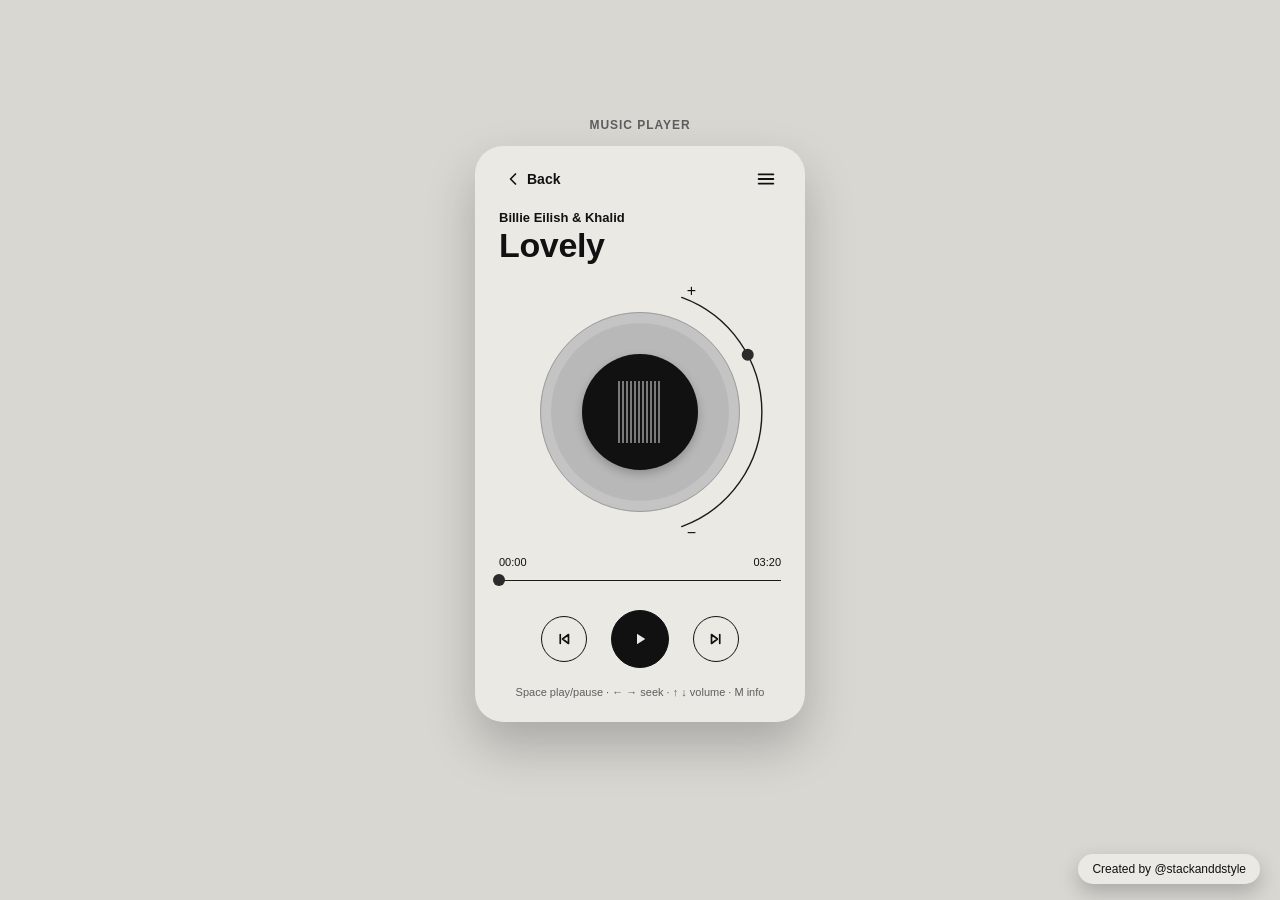
<file: index.html>
<!DOCTYPE html>
<html lang="en">
<head>
  <meta charset="UTF-8">
  <meta name="viewport" content="width=device-width, initial-scale=1.0">
  <title>Lovely · Billie Eilish &amp; Khalid · Music Player</title>
  <link rel="stylesheet" href="style.css">
</head>
<body>
  <div class="stage">
    <p class="app-label">Music Player</p>

    <main class="player" aria-label="Music player">

      <!-- Top bar: back (restart) and info toggle -->
      <header class="top-bar">
        <button class="back-btn" id="backBtn" type="button">
          <svg viewBox="0 0 24 24" aria-hidden="true"><path d="M15 18l-6-6 6-6"/></svg>
          <span>Back</span>
        </button>
        <button class="icon-btn" id="menuBtn" type="button"
                aria-label="Show track info" aria-expanded="false" aria-controls="info">
          <svg viewBox="0 0 24 24" aria-hidden="true"><path d="M4 7h16M4 12h16M4 17h16"/></svg>
        </button>
      </header>

      <!-- Now playing -->
      <section class="now" aria-live="polite">
        <p class="artist">Billie Eilish &amp; Khalid</p>
        <h1 class="title" id="title">Lovely</h1>
      </section>

      <!-- Record with arc volume dial -->
      <div class="dial" id="dial">
        <svg class="arc" viewBox="0 0 260 260" aria-hidden="true">
          <path class="arc-line" d="M171.7 15.4 A122 122 0 0 1 171.7 244.6"/>
          <circle class="arc-knob" id="knob" r="6" cx="171.7" cy="15.4"/>
        </svg>
        <span class="sign sign-plus" aria-hidden="true">+</span>
        <span class="sign sign-minus" aria-hidden="true">−</span>

        <div class="disc" id="disc">
          <div class="cover"></div>
        </div>

        <!-- Real slider for keyboard and screen readers, visually hidden -->
        <input type="range" id="volume" class="sr-only" min="0" max="100" value="70" aria-label="Volume">
      </div>

      <!-- Progress -->
      <div class="progress">
        <div class="times">
          <span id="current">00:00</span>
          <span id="duration">03:20</span>
        </div>
        <div class="line">
          <span class="line-dot" id="seekDot" aria-hidden="true"></span>
          <input type="range" id="seek" class="seek-input" min="0" max="200.62" value="0" aria-label="Seek position">
        </div>
      </div>

      <!-- Transport -->
      <div class="controls">
        <button class="round" id="prevBtn" type="button" aria-label="Back 10 seconds">
          <svg viewBox="0 0 24 24" aria-hidden="true"><path d="M7 6v12M18 6l-8 6 8 6z"/></svg>
        </button>
        <button class="round solid" id="playBtn" type="button" aria-label="Play"></button>
        <button class="round" id="nextBtn" type="button" aria-label="Forward 10 seconds">
          <svg viewBox="0 0 24 24" aria-hidden="true"><path d="M17 6v12M6 6l8 6-8 6z"/></svg>
        </button>
      </div>

      <p class="hint">Space play/pause · ← → seek · ↑ ↓ volume · M info</p>

      <!-- Info panel (opened by the top-right button) -->
      <section class="info" id="info" hidden>
        <h2>Track info</h2>
        <p>Lovely · Billie Eilish &amp; Khalid</p>
        <p>Duration 03:20</p>
      </section>

    </main>
  </div>

  <!-- The song file lovely.mp3 must stay in this same folder.
       Until then the player runs a timer so the controls still work. -->
  <audio id="song" src="lovely.mp3" preload="auto"></audio>

  <p class="credit">Created by @stackanddstyle</p>

  <script src="script.js"></script>
</body>
</html>
</file>
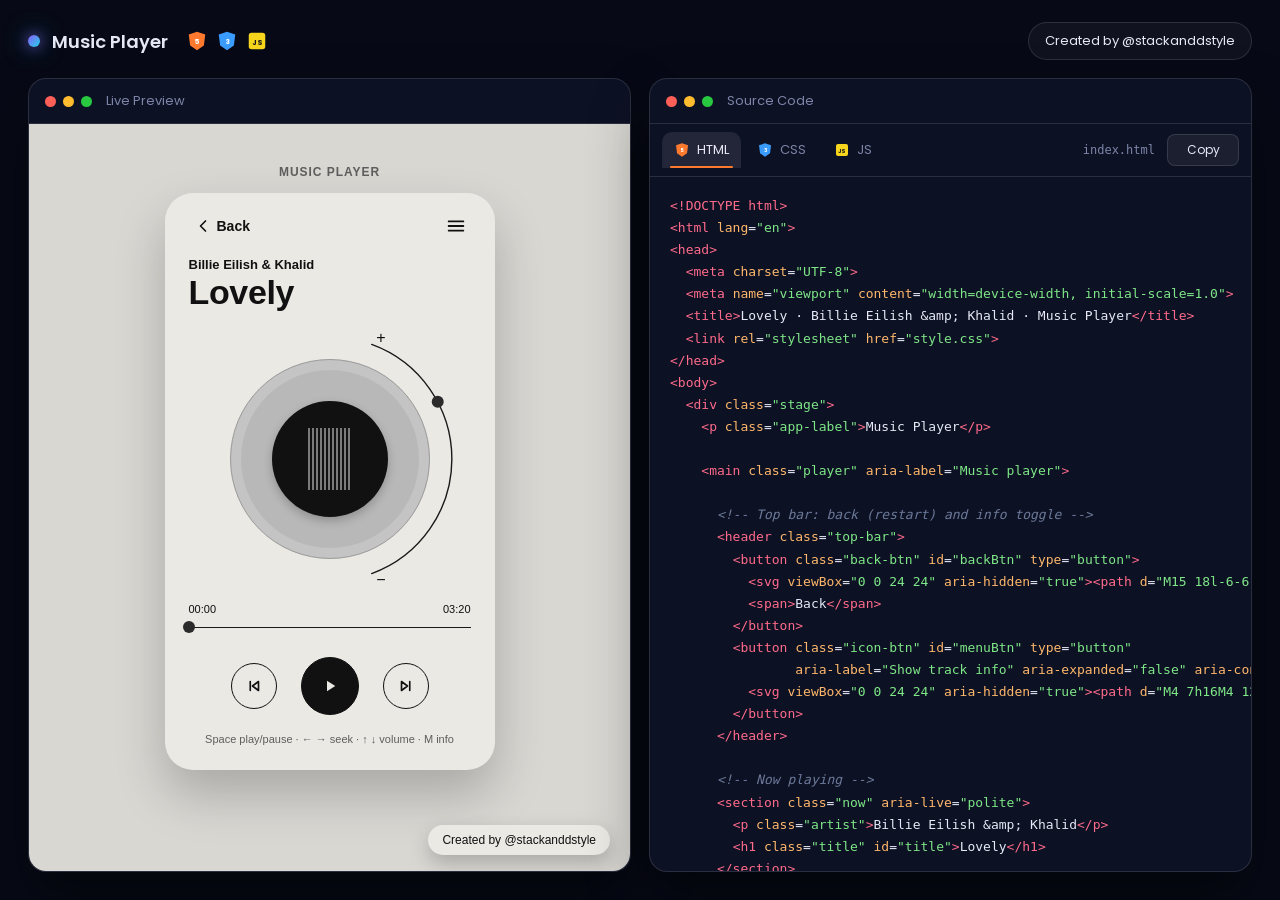
<file: split-screen.html>
<!DOCTYPE html>
<html lang="en">
<head>
<meta charset="UTF-8">
<meta name="viewport" content="width=device-width, initial-scale=1.0">
<title>Music Player · Split Screen · @stackanddstyle</title>
<link rel="preconnect" href="https://fonts.googleapis.com">
<link rel="preconnect" href="https://fonts.gstatic.com" crossorigin>
<link href="https://fonts.googleapis.com/css2?family=Poppins:wght@400;500;600&display=swap" rel="stylesheet">
<style>
  /* Showcase page styles (dark theme, fixed look) */
  * { box-sizing: border-box; }

  :root {
    --page: #070a16;
    --panel: #0d1124;
    --line: rgba(255, 255, 255, 0.12);
    --text: #e6e9f5;
    --muted: #7d86a8;
    --html: #ff7a2f;
    --css: #3b9cff;
    --js: #f7d51d;
  }

  html, body { margin: 0; }

  body {
    height: 100vh;
    display: flex;
    flex-direction: column;
    overflow: hidden;
    background: var(--page);
    color: var(--text);
    font-family: "Poppins", system-ui, -apple-system, "Segoe UI", Roboto, sans-serif;
  }

  /* ---------- Header ---------- */
  .ss-header {
    display: flex;
    flex-wrap: wrap;
    align-items: center;
    justify-content: space-between;
    gap: 16px;
    padding: 22px 28px 18px;
  }

  .brand {
    display: flex;
    align-items: center;
    gap: 12px;
  }

  .glow-dot {
    width: 12px;
    height: 12px;
    border-radius: 50%;
    background: linear-gradient(135deg, #8b5cf6, #22d3ee);
    box-shadow: 0 0 14px rgba(139, 92, 246, 0.8), 0 0 24px rgba(34, 211, 238, 0.5);
  }

  .brand-name {
    font-size: 18px;
    font-weight: 600;
  }

  .tech {
    display: flex;
    align-items: center;
    gap: 8px;
    margin-left: 6px;
  }

  .tech svg {
    width: 22px;
    height: 22px;
  }

  .pill {
    padding: 8px 16px;
    border: 1px solid var(--line);
    border-radius: 999px;
    background: rgba(255, 255, 255, 0.04);
    font-size: 13px;
    color: var(--text);
  }

  /* ---------- Two panels ---------- */
  .ss-main {
    flex: 1;
    min-height: 0;
    display: grid;
    grid-template-columns: 1fr 1fr;
    grid-template-rows: minmax(0, 1fr);   /* panels fill the screen; long code scrolls inside */
    gap: 18px;
    padding: 0 28px 28px;
  }

  .panel {
    display: flex;
    flex-direction: column;
    min-height: 0;
    overflow: hidden;
    background: var(--panel);
    border: 1px solid var(--line);
    border-radius: 18px;
    box-shadow: 0 30px 60px rgba(0, 0, 0, 0.45);
  }

  .titlebar {
    display: flex;
    align-items: center;
    gap: 14px;
    padding: 12px 16px;
    border-bottom: 1px solid var(--line);
  }

  .lights {
    display: flex;
    gap: 7px;
  }

  .lights i {
    display: block;
    width: 11px;
    height: 11px;
    border-radius: 50%;
  }

  .lights .r { background: #ff5f57; }
  .lights .y { background: #febc2e; }
  .lights .g { background: #28c840; }

  .titlebar .label {
    font-size: 13px;
    color: var(--muted);
  }

  /* Live preview */
  .preview iframe {
    flex: 1;
    width: 100%;
    min-height: 0;
    border: 0;
    background: #070a16;
  }

  /* Code panel */
  .code-bar {
    display: flex;
    flex-wrap: wrap;
    align-items: center;
    gap: 12px;
    padding: 8px 12px;
    border-bottom: 1px solid var(--line);
  }

  .tabs {
    display: flex;
    gap: 4px;
  }

  .tab {
    position: relative;
    display: flex;
    align-items: center;
    gap: 7px;
    padding: 8px 12px;
    border: 0;
    border-radius: 10px 10px 0 0;
    background: transparent;
    color: var(--muted);
    font: inherit;
    font-size: 13px;
    cursor: pointer;
  }

  .tab:hover {
    background: rgba(255, 255, 255, 0.05);
  }

  .tab[aria-selected="true"] {
    background: rgba(255, 255, 255, 0.09);
    color: var(--text);
  }

  .tab[aria-selected="true"]::after {
    content: "";
    position: absolute;
    left: 8px;
    right: 8px;
    bottom: 0;
    height: 2px;
    border-radius: 2px;
    background: var(--c);
  }

  .tab[data-file="html"] { --c: var(--html); }
  .tab[data-file="css"] { --c: var(--css); }
  .tab[data-file="js"] { --c: var(--js); }

  .tab svg {
    width: 16px;
    height: 16px;
  }

  .tab:focus-visible,
  .copy-btn:focus-visible,
  .code-area:focus-visible {
    outline: 2px solid #22d3ee;
    outline-offset: 2px;
  }

  .filename {
    margin-left: auto;
    font-family: ui-monospace, "JetBrains Mono", Menlo, Consolas, monospace;
    font-size: 12px;
    color: var(--muted);
  }

  .copy-btn {
    padding: 6px 14px;
    border: 1px solid var(--line);
    border-radius: 8px;
    background: rgba(255, 255, 255, 0.06);
    color: var(--text);
    font: inherit;
    font-size: 12px;
    cursor: pointer;
    min-width: 72px;
  }

  .copy-btn:hover {
    background: rgba(255, 255, 255, 0.12);
  }

  .code-area {
    flex: 1;
    min-height: 0;
    margin: 0;
    padding: 18px 20px;
    overflow: auto;
    font-family: ui-monospace, "JetBrains Mono", Menlo, Consolas, monospace;
    font-size: 13px;
    line-height: 1.7;
    tab-size: 2;
    color: var(--text);
    scrollbar-width: thin;
    scrollbar-color: #2a3150 transparent;
  }

  .code-area::-webkit-scrollbar {
    width: 8px;
    height: 8px;
  }

  .code-area::-webkit-scrollbar-thumb {
    background: #2a3150;
    border-radius: 8px;
  }

  /* Syntax colors */
  .tok-com { color: #6b7a99; font-style: italic; }
  .tok-str { color: #7ee787; }
  .tok-kw { color: #c084fc; }
  .tok-tag { color: #ff6b8b; }
  .tok-attr { color: #ffb86b; }
  .tok-num { color: #ff9e64; }
  .tok-fn { color: #7aa2ff; }
  .tok-prop { color: #8fb8ff; }

  /* ---------- Narrow screens: stack the panels ---------- */
  @media (max-width: 900px) {
    body {
      height: auto;
      overflow: visible;
    }

    .ss-main {
      grid-template-columns: 1fr;
      grid-template-rows: none;
      padding: 0 16px 24px;
    }

    .preview,
    .code {
      height: 72vh;
      flex: none;
    }
  }
</style>
</head>
<body>

  <header class="ss-header">
    <div class="brand">
      <span class="glow-dot" aria-hidden="true"></span>
      <span class="brand-name">Music Player</span>
      <span class="tech" aria-label="Built with HTML, CSS and JavaScript">
        <!-- HTML5 shield -->
        <svg viewBox="0 0 24 24" aria-hidden="true">
          <path fill="#ff7a2f" d="M12 2 21 5 19.5 17 12 22 4.5 17 3 5z"/>
          <text x="12" y="15.5" font-size="8" font-weight="700" text-anchor="middle" fill="#ffffff" font-family="Poppins, sans-serif">5</text>
        </svg>
        <!-- CSS3 shield -->
        <svg viewBox="0 0 24 24" aria-hidden="true">
          <path fill="#3b9cff" d="M12 2 21 5 19.5 17 12 22 4.5 17 3 5z"/>
          <text x="12" y="15.5" font-size="8" font-weight="700" text-anchor="middle" fill="#ffffff" font-family="Poppins, sans-serif">3</text>
        </svg>
        <!-- JS square -->
        <svg viewBox="0 0 24 24" aria-hidden="true">
          <rect x="3" y="3" width="18" height="18" rx="3" fill="#f7d51d"/>
          <text x="12" y="16" font-size="8" font-weight="700" text-anchor="middle" fill="#1a1a1a" font-family="Poppins, sans-serif">JS</text>
        </svg>
      </span>
    </div>
    <span class="pill">Created by @stackanddstyle</span>
  </header>

  <main class="ss-main">

    <!-- LEFT: live working demo -->
    <section class="panel preview" aria-label="Live preview">
      <div class="titlebar">
        <span class="lights" aria-hidden="true"><i class="r"></i><i class="y"></i><i class="g"></i></span>
        <span class="label">Live Preview</span>
      </div>
      <iframe src="index.html" title="Live demo of the Music Player"></iframe>
    </section>

    <!-- RIGHT: real source code -->
    <section class="panel code" aria-label="Source code">
      <div class="titlebar">
        <span class="lights" aria-hidden="true"><i class="r"></i><i class="y"></i><i class="g"></i></span>
        <span class="label">Source Code</span>
      </div>

      <div class="code-bar">
        <div class="tabs" role="tablist" aria-label="Project files">
          <button class="tab" role="tab" id="tab-html" data-file="html" aria-selected="true" aria-controls="code" type="button">
            <svg viewBox="0 0 24 24" aria-hidden="true">
              <path fill="#ff7a2f" d="M12 2 21 5 19.5 17 12 22 4.5 17 3 5z"/>
              <text x="12" y="15.5" font-size="8" font-weight="700" text-anchor="middle" fill="#ffffff" font-family="Poppins, sans-serif">5</text>
            </svg>
            HTML
          </button>
          <button class="tab" role="tab" id="tab-css" data-file="css" aria-selected="false" aria-controls="code" tabindex="-1" type="button">
            <svg viewBox="0 0 24 24" aria-hidden="true">
              <path fill="#3b9cff" d="M12 2 21 5 19.5 17 12 22 4.5 17 3 5z"/>
              <text x="12" y="15.5" font-size="8" font-weight="700" text-anchor="middle" fill="#ffffff" font-family="Poppins, sans-serif">3</text>
            </svg>
            CSS
          </button>
          <button class="tab" role="tab" id="tab-js" data-file="js" aria-selected="false" aria-controls="code" tabindex="-1" type="button">
            <svg viewBox="0 0 24 24" aria-hidden="true">
              <rect x="3" y="3" width="18" height="18" rx="3" fill="#f7d51d"/>
              <text x="12" y="16" font-size="8" font-weight="700" text-anchor="middle" fill="#1a1a1a" font-family="Poppins, sans-serif">JS</text>
            </svg>
            JS
          </button>
        </div>
        <span class="filename" id="fileName">index.html</span>
        <button class="copy-btn" id="copyBtn" type="button">Copy</button>
      </div>

      <pre class="code-area" id="code" tabindex="0" role="tabpanel" aria-labelledby="tab-html"><code id="codeText"></code></pre>
    </section>

  </main>

  <script>
    /* The build step replaces the empty object below with the real file contents. */
    const FILES = {"html": "<!DOCTYPE html>\n<html lang=\"en\">\n<head>\n  <meta charset=\"UTF-8\">\n  <meta name=\"viewport\" content=\"width=device-width, initial-scale=1.0\">\n  <title>Lovely · Billie Eilish &amp; Khalid · Music Player<\/title>\n  <link rel=\"stylesheet\" href=\"style.css\">\n<\/head>\n<body>\n  <div class=\"stage\">\n    <p class=\"app-label\">Music Player<\/p>\n\n    <main class=\"player\" aria-label=\"Music player\">\n\n      <!-- Top bar: back (restart) and info toggle -->\n      <header class=\"top-bar\">\n        <button class=\"back-btn\" id=\"backBtn\" type=\"button\">\n          <svg viewBox=\"0 0 24 24\" aria-hidden=\"true\"><path d=\"M15 18l-6-6 6-6\"/><\/svg>\n          <span>Back<\/span>\n        <\/button>\n        <button class=\"icon-btn\" id=\"menuBtn\" type=\"button\"\n                aria-label=\"Show track info\" aria-expanded=\"false\" aria-controls=\"info\">\n          <svg viewBox=\"0 0 24 24\" aria-hidden=\"true\"><path d=\"M4 7h16M4 12h16M4 17h16\"/><\/svg>\n        <\/button>\n      <\/header>\n\n      <!-- Now playing -->\n      <section class=\"now\" aria-live=\"polite\">\n        <p class=\"artist\">Billie Eilish &amp; Khalid<\/p>\n        <h1 class=\"title\" id=\"title\">Lovely<\/h1>\n      <\/section>\n\n      <!-- Record with arc volume dial -->\n      <div class=\"dial\" id=\"dial\">\n        <svg class=\"arc\" viewBox=\"0 0 260 260\" aria-hidden=\"true\">\n          <path class=\"arc-line\" d=\"M171.7 15.4 A122 122 0 0 1 171.7 244.6\"/>\n          <circle class=\"arc-knob\" id=\"knob\" r=\"6\" cx=\"171.7\" cy=\"15.4\"/>\n        <\/svg>\n        <span class=\"sign sign-plus\" aria-hidden=\"true\">+<\/span>\n        <span class=\"sign sign-minus\" aria-hidden=\"true\">−<\/span>\n\n        <div class=\"disc\" id=\"disc\">\n          <div class=\"cover\"><\/div>\n        <\/div>\n\n        <!-- Real slider for keyboard and screen readers, visually hidden -->\n        <input type=\"range\" id=\"volume\" class=\"sr-only\" min=\"0\" max=\"100\" value=\"70\" aria-label=\"Volume\">\n      <\/div>\n\n      <!-- Progress -->\n      <div class=\"progress\">\n        <div class=\"times\">\n          <span id=\"current\">00:00<\/span>\n          <span id=\"duration\">03:20<\/span>\n        <\/div>\n        <div class=\"line\">\n          <span class=\"line-dot\" id=\"seekDot\" aria-hidden=\"true\"><\/span>\n          <input type=\"range\" id=\"seek\" class=\"seek-input\" min=\"0\" max=\"200.62\" value=\"0\" aria-label=\"Seek position\">\n        <\/div>\n      <\/div>\n\n      <!-- Transport -->\n      <div class=\"controls\">\n        <button class=\"round\" id=\"prevBtn\" type=\"button\" aria-label=\"Back 10 seconds\">\n          <svg viewBox=\"0 0 24 24\" aria-hidden=\"true\"><path d=\"M7 6v12M18 6l-8 6 8 6z\"/><\/svg>\n        <\/button>\n        <button class=\"round solid\" id=\"playBtn\" type=\"button\" aria-label=\"Play\"><\/button>\n        <button class=\"round\" id=\"nextBtn\" type=\"button\" aria-label=\"Forward 10 seconds\">\n          <svg viewBox=\"0 0 24 24\" aria-hidden=\"true\"><path d=\"M17 6v12M6 6l8 6-8 6z\"/><\/svg>\n        <\/button>\n      <\/div>\n\n      <p class=\"hint\">Space play/pause · ← → seek · ↑ ↓ volume · M info<\/p>\n\n      <!-- Info panel (opened by the top-right button) -->\n      <section class=\"info\" id=\"info\" hidden>\n        <h2>Track info<\/h2>\n        <p>Lovely · Billie Eilish &amp; Khalid<\/p>\n        <p>Duration 03:20<\/p>\n      <\/section>\n\n    <\/main>\n  <\/div>\n\n  <!-- The song file lovely.mp3 must stay in this same folder.\n       Until then the player runs a timer so the controls still work. -->\n  <audio id=\"song\" src=\"lovely.mp3\" preload=\"auto\"><\/audio>\n\n  <p class=\"credit\">Created by @stackanddstyle<\/p>\n\n  <script src=\"script.js\"><\/script>\n<\/body>\n<\/html>\n", "css": "/* ==========================================================\n   CHANGE COLORS HERE\n   Every color in the project comes from these variables.\n   Edit the values below and the whole player updates.\n   ========================================================== */\n:root {\n  --page: #d9d7d2;        /* page background behind the player */\n  --card: #ebe9e4;        /* player body */\n  --ink: #111111;         /* text, outlines and solid buttons */\n  --muted: #5e5e5e;       /* small labels and times */\n  --ring: #b8b8b8;        /* grey outer ring of the record */\n  --disc: #111111;        /* black center of the record */\n  --cover: #8d8d8d;       /* light pattern on the record cover */\n  --line: #1a1a1a;        /* thin arc and progress lines */\n  --knob: #2b2b2b;        /* small dots on the arc and progress */\n  --shadow: rgba(0, 0, 0, 0.22);\n  --focus: #111111;       /* keyboard focus ring */\n}\n\n/* ---------- Base ---------- */\n*,\n*::before,\n*::after {\n  box-sizing: border-box;\n}\n\nhtml {\n  height: 100%;\n}\n\nbody {\n  margin: 0;\n  min-height: 100%;\n  background: var(--page);\n  color: var(--ink);\n  font-family: \"Helvetica Neue\", Helvetica, Arial, sans-serif;\n  display: flex;\n  flex-direction: column;\n  align-items: center;\n  /* Centers the content, but falls back to the top if it is taller than the screen */\n  justify-content: safe center;\n  padding: 20px 16px 80px;\n}\n\n:focus-visible {\n  outline: 3px solid var(--focus);\n  outline-offset: 3px;\n}\n\n/* Hidden from view, still read by screen readers and reached by keyboard */\n.sr-only {\n  position: absolute;\n  width: 1px;\n  height: 1px;\n  overflow: hidden;\n  clip: rect(0 0 0 0);\n  white-space: nowrap;\n}\n\nsvg {\n  width: 20px;\n  height: 20px;\n  fill: none;\n  stroke: currentColor;\n  stroke-width: 2;\n  stroke-linecap: round;\n  stroke-linejoin: round;\n}\n\n/* ---------- Stage and player body ---------- */\n.stage {\n  display: flex;\n  flex-direction: column;\n  align-items: center;\n  gap: 14px;\n  width: 100%;\n}\n\n.app-label {\n  margin: 0;\n  font-size: 12px;\n  font-weight: 700;\n  letter-spacing: 0.08em;\n  text-transform: uppercase;\n  color: var(--muted);\n}\n\n.player {\n  position: relative;\n  width: min(330px, 100%);\n  background: var(--card);\n  border-radius: 28px;\n  box-shadow: 0 24px 50px var(--shadow);\n  padding: 18px 24px 22px;\n}\n\n/* ---------- Top bar ---------- */\n.top-bar {\n  display: flex;\n  justify-content: space-between;\n  align-items: center;\n}\n\n.back-btn,\n.icon-btn {\n  display: inline-flex;\n  align-items: center;\n  gap: 4px;\n  padding: 4px;\n  border: 0;\n  border-radius: 8px;\n  background: none;\n  color: var(--ink);\n  font: inherit;\n  font-size: 14px;\n  font-weight: 700;\n  cursor: pointer;\n}\n\n.icon-btn svg {\n  width: 22px;\n  height: 22px;\n}\n\n/* ---------- Now playing ---------- */\n.now {\n  margin-top: 16px;\n}\n\n.artist {\n  margin: 0;\n  font-size: 13px;\n  font-weight: 700;\n}\n\n.title {\n  margin: 2px 0 0;\n  font-size: 34px;\n  font-weight: 800;\n  line-height: 1.1;\n  letter-spacing: -0.01em;\n}\n\n/* ---------- Dial: record plus arc volume ---------- */\n.dial {\n  position: relative;\n  width: 260px;\n  height: 260px;\n  margin: 18px auto 10px;\n  cursor: pointer;\n  touch-action: none;   /* lets a finger drag the arc on phones */\n}\n\n.arc {\n  position: absolute;\n  inset: 0;\n  width: 260px;\n  height: 260px;\n  overflow: visible;\n  pointer-events: none;\n}\n\n.arc-line {\n  fill: none;\n  stroke: var(--line);\n  stroke-width: 1.4;\n}\n\n.arc-knob {\n  fill: var(--knob);\n  stroke: none;\n}\n\n.sign {\n  position: absolute;\n  font-size: 16px;\n  font-weight: 500;\n  color: var(--ink);\n  pointer-events: none;\n}\n\n.sign-plus {\n  top: 0;\n  right: 74px;\n}\n\n.sign-minus {\n  bottom: 0;\n  right: 74px;\n}\n\n/* The record: grey ring with a black center holding the cover */\n.disc {\n  position: absolute;\n  left: 30px;\n  top: 30px;\n  width: 200px;\n  height: 200px;\n  border-radius: 50%;\n  background: var(--ring);\n  border: 1px solid #9c9c9c;\n  box-shadow: inset 0 0 0 10px #c4c4c4;\n  display: grid;\n  place-items: center;\n  animation: spin 10s linear infinite;\n  animation-play-state: paused;\n}\n\n.disc.is-playing {\n  animation-play-state: running;\n}\n\n.cover {\n  position: relative;\n  width: 116px;\n  height: 116px;\n  border-radius: 50%;\n  background: var(--disc);\n  box-shadow: 0 4px 10px var(--shadow);\n  display: grid;\n  place-items: center;\n}\n\n/* Abstract striped cover art (an original pattern, not the album artwork) */\n.cover::after {\n  content: \"\";\n  width: 44px;\n  height: 62px;\n  background: repeating-linear-gradient(\n    90deg,\n    var(--cover) 0 2px,\n    transparent 2px 4px\n  );\n  opacity: 0.85;\n}\n\n@keyframes spin {\n  to {\n    transform: rotate(360deg);\n  }\n}\n\n/* ---------- Progress ---------- */\n.progress {\n  margin-top: 14px;\n}\n\n.times {\n  display: flex;\n  justify-content: space-between;\n  font-size: 11px;\n  font-weight: 500;\n  font-variant-numeric: tabular-nums;\n  color: var(--ink);\n}\n\n.line {\n  position: relative;\n  height: 16px;\n  margin-top: 4px;\n}\n\n/* The thin line */\n.line::before {\n  content: \"\";\n  position: absolute;\n  left: 0;\n  right: 0;\n  top: 50%;\n  height: 1px;\n  background: var(--line);\n}\n\n/* The dot that shows the playhead (JS moves it with a left %) */\n.line-dot {\n  position: absolute;\n  top: 50%;\n  left: 0;\n  width: 12px;\n  height: 12px;\n  border-radius: 50%;\n  background: var(--knob);\n  transform: translate(-50%, -50%);\n  pointer-events: none;\n}\n\n/* Transparent native slider on top of the line: gives drag, click and keyboard */\n.seek-input {\n  position: absolute;\n  inset: 0;\n  width: 100%;\n  height: 100%;\n  margin: 0;\n  opacity: 0;\n  cursor: pointer;\n}\n\n.progress:focus-within .line::before {\n  outline: 2px solid var(--focus);\n  outline-offset: 4px;\n}\n\n/* ---------- Transport buttons ---------- */\n.controls {\n  display: flex;\n  justify-content: center;\n  align-items: center;\n  gap: 24px;\n  margin-top: 22px;\n}\n\n.round {\n  display: grid;\n  place-items: center;\n  width: 46px;\n  height: 46px;\n  padding: 0;\n  border: 1.5px solid var(--ink);\n  border-radius: 50%;\n  background: transparent;\n  color: var(--ink);\n  cursor: pointer;\n  transition: transform 0.2s ease;\n}\n\n.round svg {\n  width: 18px;\n  height: 18px;\n  stroke-width: 2.2;\n}\n\n.round.solid {\n  width: 58px;\n  height: 58px;\n  background: var(--ink);\n  color: var(--card);\n}\n\n.round:hover {\n  transform: scale(1.06);\n}\n\n/* ---------- Hint and info panel ---------- */\n.hint {\n  margin: 16px 0 0;\n  font-size: 11px;\n  line-height: 1.5;\n  text-align: center;\n  color: var(--muted);\n}\n\n.info {\n  margin-top: 14px;\n  padding-top: 12px;\n  border-top: 1px solid var(--line);\n  font-size: 13px;\n  line-height: 1.5;\n}\n\n.info[hidden] {\n  display: none;\n}\n\n.info h2 {\n  margin: 0 0 4px;\n  font-size: 14px;\n  font-weight: 700;\n}\n\n.info p {\n  margin: 0;\n}\n\n/* ---------- Credit pill (bottom-right) ---------- */\n.credit {\n  position: fixed;\n  right: 20px;\n  bottom: 16px;\n  margin: 0;\n  padding: 8px 14px;\n  border-radius: 999px;\n  background: var(--card);\n  color: var(--ink);\n  font-size: 12px;\n  box-shadow: 0 8px 20px var(--shadow);\n}\n\n/* ---------- Motion: respect the user's setting ---------- */\n@media (prefers-reduced-motion: reduce) {\n  .disc {\n    animation: none;\n  }\n\n  *,\n  *::before,\n  *::after {\n    transition: none !important;\n  }\n}\n", "js": "/* ==========================================================\n   Music Player - script.js\n   Plays lovely.mp3 from this folder. If that file is missing,\n   a timer runs instead so every control still works.\n   ========================================================== */\n\n/* ---------- Settings ---------- */\nconst FALLBACK_DURATION = 200.62; // 3:20, length of lovely.mp3; used if the file is missing\nconst SKIP_SECONDS = 10;        // buttons: back and forward 10 s\nconst KEY_SEEK_SECONDS = 5;     // arrow keys: 5 s\nconst KEY_VOLUME_STEP = 5;      // arrow keys: 5 %\nconst STORAGE_KEY = \"lovely-player\";\nconst TRACK_TITLE = \"Lovely\";\nconst TRACK_ARTIST = \"Billie Eilish & Khalid\";\n\n/* Arc geometry (must match the SVG in index.html) */\nconst ARC_CENTER = 130;         // center of the 260 px dial\nconst ARC_RADIUS = 122;         // radius of the arc line\nconst ARC_LIMIT = 70;           // the arc spans -70 to +70 degrees\nconst DIAL_DISC_RADIUS = 105;   // clicks inside this radius do not move the volume\n\n/* Icons (filled with the button's text color) */\nconst ICON_PLAY = '<svg viewBox=\"0 0 24 24\" aria-hidden=\"true\"><path d=\"M8 5v14l11-7z\" fill=\"currentColor\" stroke=\"none\"/><\/svg>';\nconst ICON_PAUSE = '<svg viewBox=\"0 0 24 24\" aria-hidden=\"true\"><path d=\"M7 5h4v14H7zM13 5h4v14h-4z\" fill=\"currentColor\" stroke=\"none\"/><\/svg>';\n\n/* ---------- DOM ---------- */\nconst $ = (id) => document.getElementById(id);\nconst dom = {\n  audio: $(\"song\"),\n  title: $(\"title\"),\n  disc: $(\"disc\"),\n  dial: $(\"dial\"),\n  knob: $(\"knob\"),\n  volume: $(\"volume\"),\n  current: $(\"current\"),\n  duration: $(\"duration\"),\n  seek: $(\"seek\"),\n  seekDot: $(\"seekDot\"),\n  playBtn: $(\"playBtn\"),\n  prevBtn: $(\"prevBtn\"),\n  nextBtn: $(\"nextBtn\"),\n  backBtn: $(\"backBtn\"),\n  menuBtn: $(\"menuBtn\"),\n  info: $(\"info\"),\n};\n\n/* ---------- State ---------- */\nconst state = {\n  position: 0,           // seconds\n  duration: FALLBACK_DURATION,\n  volume: 70,            // 0 to 100\n  playing: false,\n  usingAudio: false,     // true only when lovely.mp3 loaded correctly\n};\n\nlet frameId = null;\nlet lastFrame = 0;\n\n/* ---------- Helpers ---------- */\n\n/** Seconds to m:ss, for example 72 becomes \"01:12\". */\nfunction formatTime(seconds) {\n  const total = Math.floor(seconds);\n  const minutes = String(Math.floor(total / 60)).padStart(2, \"0\");\n  const secs = String(total % 60).padStart(2, \"0\");\n  return `${minutes}:${secs}`;\n}\n\nfunction clamp(value, min, max) {\n  return Math.min(max, Math.max(min, value));\n}\n\n/** Saves volume and position. Storage can be blocked, so errors are ignored. */\nfunction saveState() {\n  try {\n    localStorage.setItem(\n      STORAGE_KEY,\n      JSON.stringify({ position: Math.floor(state.position), volume: state.volume })\n    );\n  } catch (err) {\n    /* Storage unavailable: the player still works. */\n  }\n}\n\n/** Restores saved values. Bad or missing data keeps the defaults. */\nfunction loadState() {\n  try {\n    const saved = JSON.parse(localStorage.getItem(STORAGE_KEY));\n    if (!saved) return;\n    if (typeof saved.volume === \"number\") state.volume = clamp(saved.volume, 0, 100);\n    if (typeof saved.position === \"number\") state.position = clamp(saved.position, 0, state.duration);\n  } catch (err) {\n    /* Corrupt data: keep the defaults. */\n  }\n}\n\n/* ---------- Audio file events ---------- */\ndom.audio.addEventListener(\"loadedmetadata\", () => {\n  if (Number.isFinite(dom.audio.duration) && dom.audio.duration > 0) {\n    state.duration = dom.audio.duration;\n    state.usingAudio = true;\n    dom.audio.currentTime = state.position;\n    render();\n  }\n});\n\n// File missing or unreadable: keep using the timer.\ndom.audio.addEventListener(\"error\", () => {\n  state.usingAudio = false;\n});\n\ndom.audio.addEventListener(\"ended\", () => {\n  pause();\n  state.position = 0;\n  render();\n});\n\n/* ---------- Playback ---------- */\n\n/** Runs once per frame while playing. */\nfunction tick(now) {\n  if (!state.playing) return;\n\n  if (state.usingAudio) {\n    state.position = dom.audio.currentTime;\n  } else {\n    state.position += Math.max(0, (now - lastFrame) / 1000);\n    lastFrame = now;\n  }\n\n  // Reached the end of the song: stop at the start.\n  if (state.position >= state.duration) {\n    pause();\n    state.position = 0;\n    render();\n    return;\n  }\n\n  render();\n  frameId = requestAnimationFrame(tick);\n}\n\nfunction startLoop() {\n  cancelAnimationFrame(frameId);\n  lastFrame = performance.now();\n  frameId = requestAnimationFrame(tick);\n}\n\nfunction play() {\n  if (state.playing) return;\n  state.playing = true;\n\n  if (state.usingAudio) {\n    dom.audio.currentTime = state.position;\n    dom.audio.play().catch(() => {\n      // Browser refused audio: switch to the timer.\n      state.usingAudio = false;\n    });\n  }\n\n  startLoop();\n  render();\n  saveState();\n}\n\nfunction pause() {\n  state.playing = false;\n  cancelAnimationFrame(frameId);\n  if (state.usingAudio) dom.audio.pause();\n  render();\n  saveState();\n}\n\nfunction togglePlay() {\n  if (state.playing) {\n    pause();\n  } else {\n    play();\n  }\n}\n\n/** Moves the playhead to a time in seconds. */\nfunction seekTo(seconds) {\n  state.position = clamp(seconds, 0, state.duration);\n  if (state.usingAudio) dom.audio.currentTime = state.position;\n  lastFrame = performance.now();\n  render();\n  saveState();\n}\n\n/** Sets volume (0 to 100) and updates the dial and audio. */\nfunction setVolume(value) {\n  state.volume = clamp(Math.round(value), 0, 100);\n  dom.audio.volume = state.volume / 100;\n  render();\n  saveState();\n}\n\n/* ---------- Info panel and Back ---------- */\nfunction toggleInfo() {\n  const willOpen = dom.info.hidden;\n  dom.info.hidden = !willOpen;\n  dom.menuBtn.setAttribute(\"aria-expanded\", String(willOpen));\n  dom.menuBtn.setAttribute(\"aria-label\", willOpen ? \"Hide track info\" : \"Show track info\");\n}\n\n/** Back closes the info panel if it is open, otherwise restarts the song. */\nfunction goBack() {\n  if (!dom.info.hidden) {\n    toggleInfo();\n    return;\n  }\n  seekTo(0);\n}\n\n/* ---------- Arc volume dial ---------- */\n\n/** Moves the knob on the arc to match the volume. */\nfunction placeKnob(volume) {\n  // 100 % sits at the top (-70 degrees), 0 % at the bottom (+70 degrees).\n  const angle = (ARC_LIMIT - volume * (2 * ARC_LIMIT / 100)) * (Math.PI / 180);\n  dom.knob.setAttribute(\"cx\", (ARC_CENTER + ARC_RADIUS * Math.cos(angle)).toFixed(2));\n  dom.knob.setAttribute(\"cy\", (ARC_CENTER + ARC_RADIUS * Math.sin(angle)).toFixed(2));\n}\n\n/** Converts a pointer position into a volume. Only the right side of the dial responds. */\nfunction volumeFromPointer(event) {\n  const rect = dom.dial.getBoundingClientRect();\n  const dx = event.clientX - (rect.left + rect.width / 2);\n  const dy = event.clientY - (rect.top + rect.height / 2);\n\n  if (dx <= 0 || Math.hypot(dx, dy) < DIAL_DISC_RADIUS) return null;\n\n  const angle = clamp(Math.atan2(dy, dx) * (180 / Math.PI), -ARC_LIMIT, ARC_LIMIT);\n  return ((ARC_LIMIT - angle) / (2 * ARC_LIMIT)) * 100;\n}\n\nlet dragging = false;\n\ndom.dial.addEventListener(\"pointerdown\", (event) => {\n  const value = volumeFromPointer(event);\n  if (value === null) return;\n  dragging = true;\n  dom.dial.setPointerCapture(event.pointerId);\n  setVolume(value);\n});\n\ndom.dial.addEventListener(\"pointermove\", (event) => {\n  if (!dragging) return;\n  const value = volumeFromPointer(event);\n  if (value !== null) setVolume(value);\n});\n\ndom.dial.addEventListener(\"pointerup\", () => { dragging = false; });\ndom.dial.addEventListener(\"pointercancel\", () => { dragging = false; });\n\n/* ---------- Render ---------- */\n\n/** Copies the current state into the page. Safe to call often. */\nfunction render() {\n  dom.title.textContent = TRACK_TITLE;\n  document.title = `${TRACK_TITLE} · ${TRACK_ARTIST} · Music Player`;\n\n  dom.current.textContent = formatTime(state.position);\n  dom.duration.textContent = formatTime(state.duration);\n\n  dom.seek.max = state.duration;\n  dom.seek.value = state.position;\n  const percent = (state.position / state.duration) * 100;\n  dom.seekDot.style.left = `${percent}%`;\n\n  dom.volume.value = state.volume;\n  placeKnob(state.volume);\n\n  dom.disc.classList.toggle(\"is-playing\", state.playing);\n\n  dom.playBtn.innerHTML = state.playing ? ICON_PAUSE : ICON_PLAY;\n  dom.playBtn.setAttribute(\"aria-label\", state.playing ? \"Pause\" : \"Play\");\n}\n\n/* ---------- Events ---------- */\ndom.playBtn.addEventListener(\"click\", togglePlay);\ndom.prevBtn.addEventListener(\"click\", () => seekTo(state.position - SKIP_SECONDS));\ndom.nextBtn.addEventListener(\"click\", () => seekTo(state.position + SKIP_SECONDS));\ndom.backBtn.addEventListener(\"click\", goBack);\ndom.menuBtn.addEventListener(\"click\", toggleInfo);\n\ndom.seek.addEventListener(\"input\", () => seekTo(Number(dom.seek.value)));\ndom.volume.addEventListener(\"input\", () => setVolume(Number(dom.volume.value)));\n\n/* Keyboard shortcuts. Buttons and sliders keep their own native keys. */\ndocument.addEventListener(\"keydown\", (event) => {\n  if (event.ctrlKey || event.metaKey || event.altKey) return;\n\n  const onButton = event.target.closest(\"button\");\n  const onSlider = event.target.matches('input[type=\"range\"]');\n\n  switch (event.key) {\n    case \" \":\n      if (onButton) return;\n      event.preventDefault();\n      togglePlay();\n      break;\n\n    case \"ArrowLeft\":\n      if (onSlider) return;\n      event.preventDefault();\n      seekTo(state.position - KEY_SEEK_SECONDS);\n      break;\n\n    case \"ArrowRight\":\n      if (onSlider) return;\n      event.preventDefault();\n      seekTo(state.position + KEY_SEEK_SECONDS);\n      break;\n\n    case \"ArrowUp\":\n      if (onSlider) return;\n      event.preventDefault();\n      setVolume(state.volume + KEY_VOLUME_STEP);\n      break;\n\n    case \"ArrowDown\":\n      if (onSlider) return;\n      event.preventDefault();\n      setVolume(state.volume - KEY_VOLUME_STEP);\n      break;\n\n    case \"m\":\n    case \"M\":\n      toggleInfo();\n      break;\n\n    case \"Escape\":\n      if (!dom.info.hidden) toggleInfo();\n      break;\n  }\n});\n\n// Save the state when the page is closed or hidden.\nwindow.addEventListener(\"pagehide\", saveState);\n\n/* ---------- Start ---------- */\nfunction init() {\n  loadState();\n  dom.audio.volume = state.volume / 100;\n  render();\n}\n\ninit();\n"};

    const LABELS = { html: "index.html", css: "style.css", js: "script.js" };

    /* Escape text so it can be shown safely as HTML. */
    const esc = (s) => s.replace(/&/g, "&amp;").replace(/</g, "&lt;").replace(/>/g, "&gt;");

    /*
     * Syntax highlighter. Each rule is [className, regex].
     * The rule regexes must contain no capturing groups, so group numbers line up.
     * Earlier rules win when two rules match at the same position.
     */
    const RULES = {
      html: [
        ["tok-com", /<!--[\s\S]*?-->/],
        ["tok-str", /"[^"\n]*"|'[^'\n]*'/],
        ["tok-tag", /<!DOCTYPE[^>]*>|<\/?[A-Za-z][\w-]*|\/?>/],
        ["tok-attr", /[\w-]+(?==)/],
      ],
      css: [
        ["tok-com", /\/\*[\s\S]*?\*\//],
        ["tok-str", /"[^"\n]*"|'[^'\n]*'/],
        ["tok-kw", /@[\w-]+/],
        ["tok-prop", /[\w-]+(?=\s*:)/],
        ["tok-num", /#[0-9a-fA-F]{3,8}\b/],
        ["tok-num", /(?<![\w-])-?\d*\.?\d+(?:px|em|rem|vh|vw|ms|s|deg|fr|%)?/],
        ["tok-fn", /[.#]?[A-Za-z][\w-]*(?=\s*[{,])/],
      ],
      js: [
        ["tok-com", /\/\/[^\n]*|\/\*[\s\S]*?\*\//],
        ["tok-str", /"(?:\\.|[^"\\\n])*"|'(?:\\.|[^'\\\n])*'|`(?:\\.|[^`\\])*`/],
        ["tok-kw", /\b(?:const|let|var|function|return|if|else|for|while|of|in|new|try|catch|async|await|class|export|import|from|null|true|false|undefined|this|switch|case|break|continue|throw)\b/],
        ["tok-num", /\b\d+(?:\.\d+)?\b/],
        ["tok-fn", /\b[A-Za-z_$][\w$]*(?=\s*\()/],
      ],
    };

    function highlight(src, rules) {
      const combined = new RegExp(rules.map(([, re]) => "(" + re.source + ")").join("|"), "g");
      let out = "";
      let last = 0;
      let m;
      while ((m = combined.exec(src)) !== null) {
        out += esc(src.slice(last, m.index));
        let cls = "";
        for (let i = 0; i < rules.length; i++) {
          if (m[i + 1] !== undefined) { cls = rules[i][0]; break; }
        }
        out += `<span class="${cls}">${esc(m[0])}</span>`;
        last = m.index + m[0].length;
      }
      return out + esc(src.slice(last));
    }

    const tabs = [...document.querySelectorAll(".tab")];
    const codeText = document.getElementById("codeText");
    const codeArea = document.getElementById("code");
    const fileName = document.getElementById("fileName");
    const copyBtn = document.getElementById("copyBtn");
    let current = "html";
    let copyTimer = null;

    /* Shows one file in the code area. */
    function show(key) {
      current = key;
      tabs.forEach((tab) => {
        const on = tab.dataset.file === key;
        tab.setAttribute("aria-selected", String(on));
        tab.tabIndex = on ? 0 : -1;
      });
      codeArea.setAttribute("aria-labelledby", "tab-" + key);
      fileName.textContent = LABELS[key];
      codeText.innerHTML = highlight(FILES[key], RULES[key]);
      codeArea.scrollTop = 0;
    }

    tabs.forEach((tab) => tab.addEventListener("click", () => show(tab.dataset.file)));

    /* Left and right arrow keys move between tabs. */
    document.querySelector(".tabs").addEventListener("keydown", (event) => {
      if (event.key !== "ArrowLeft" && event.key !== "ArrowRight") return;
      const order = ["html", "css", "js"];
      const step = event.key === "ArrowRight" ? 1 : -1;
      const next = order[(order.indexOf(current) + step + order.length) % order.length];
      show(next);
      document.getElementById("tab-" + next).focus();
    });

    /* Copy the full file. Falls back to execCommand when the Clipboard API is blocked. */
    copyBtn.addEventListener("click", async () => {
      const text = FILES[current];
      let ok = false;
      try {
        await navigator.clipboard.writeText(text);
        ok = true;
      } catch (err) {
        const area = document.createElement("textarea");
        area.value = text;
        area.style.position = "fixed";
        area.style.opacity = "0";
        document.body.appendChild(area);
        area.select();
        try { ok = document.execCommand("copy"); } catch (e2) { ok = false; }
        area.remove();
      }
      if (ok) {
        copyBtn.textContent = "Copied";
        clearTimeout(copyTimer);
        copyTimer = setTimeout(() => { copyBtn.textContent = "Copy"; }, 1400);
      }
    });

    show("html");
  </script>

</body>
</html>
</file>
<file: style.css>
/* ==========================================================
   CHANGE COLORS HERE
   Every color in the project comes from these variables.
   Edit the values below and the whole player updates.
   ========================================================== */
:root {
  --page: #d9d7d2;        /* page background behind the player */
  --card: #ebe9e4;        /* player body */
  --ink: #111111;         /* text, outlines and solid buttons */
  --muted: #5e5e5e;       /* small labels and times */
  --ring: #b8b8b8;        /* grey outer ring of the record */
  --disc: #111111;        /* black center of the record */
  --cover: #8d8d8d;       /* light pattern on the record cover */
  --line: #1a1a1a;        /* thin arc and progress lines */
  --knob: #2b2b2b;        /* small dots on the arc and progress */
  --shadow: rgba(0, 0, 0, 0.22);
  --focus: #111111;       /* keyboard focus ring */
}

/* ---------- Base ---------- */
*,
*::before,
*::after {
  box-sizing: border-box;
}

html {
  height: 100%;
}

body {
  margin: 0;
  min-height: 100%;
  background: var(--page);
  color: var(--ink);
  font-family: "Helvetica Neue", Helvetica, Arial, sans-serif;
  display: flex;
  flex-direction: column;
  align-items: center;
  /* Centers the content, but falls back to the top if it is taller than the screen */
  justify-content: safe center;
  padding: 20px 16px 80px;
}

:focus-visible {
  outline: 3px solid var(--focus);
  outline-offset: 3px;
}

/* Hidden from view, still read by screen readers and reached by keyboard */
.sr-only {
  position: absolute;
  width: 1px;
  height: 1px;
  overflow: hidden;
  clip: rect(0 0 0 0);
  white-space: nowrap;
}

svg {
  width: 20px;
  height: 20px;
  fill: none;
  stroke: currentColor;
  stroke-width: 2;
  stroke-linecap: round;
  stroke-linejoin: round;
}

/* ---------- Stage and player body ---------- */
.stage {
  display: flex;
  flex-direction: column;
  align-items: center;
  gap: 14px;
  width: 100%;
}

.app-label {
  margin: 0;
  font-size: 12px;
  font-weight: 700;
  letter-spacing: 0.08em;
  text-transform: uppercase;
  color: var(--muted);
}

.player {
  position: relative;
  width: min(330px, 100%);
  background: var(--card);
  border-radius: 28px;
  box-shadow: 0 24px 50px var(--shadow);
  padding: 18px 24px 22px;
}

/* ---------- Top bar ---------- */
.top-bar {
  display: flex;
  justify-content: space-between;
  align-items: center;
}

.back-btn,
.icon-btn {
  display: inline-flex;
  align-items: center;
  gap: 4px;
  padding: 4px;
  border: 0;
  border-radius: 8px;
  background: none;
  color: var(--ink);
  font: inherit;
  font-size: 14px;
  font-weight: 700;
  cursor: pointer;
}

.icon-btn svg {
  width: 22px;
  height: 22px;
}

/* ---------- Now playing ---------- */
.now {
  margin-top: 16px;
}

.artist {
  margin: 0;
  font-size: 13px;
  font-weight: 700;
}

.title {
  margin: 2px 0 0;
  font-size: 34px;
  font-weight: 800;
  line-height: 1.1;
  letter-spacing: -0.01em;
}

/* ---------- Dial: record plus arc volume ---------- */
.dial {
  position: relative;
  width: 260px;
  height: 260px;
  margin: 18px auto 10px;
  cursor: pointer;
  touch-action: none;   /* lets a finger drag the arc on phones */
}

.arc {
  position: absolute;
  inset: 0;
  width: 260px;
  height: 260px;
  overflow: visible;
  pointer-events: none;
}

.arc-line {
  fill: none;
  stroke: var(--line);
  stroke-width: 1.4;
}

.arc-knob {
  fill: var(--knob);
  stroke: none;
}

.sign {
  position: absolute;
  font-size: 16px;
  font-weight: 500;
  color: var(--ink);
  pointer-events: none;
}

.sign-plus {
  top: 0;
  right: 74px;
}

.sign-minus {
  bottom: 0;
  right: 74px;
}

/* The record: grey ring with a black center holding the cover */
.disc {
  position: absolute;
  left: 30px;
  top: 30px;
  width: 200px;
  height: 200px;
  border-radius: 50%;
  background: var(--ring);
  border: 1px solid #9c9c9c;
  box-shadow: inset 0 0 0 10px #c4c4c4;
  display: grid;
  place-items: center;
  animation: spin 10s linear infinite;
  animation-play-state: paused;
}

.disc.is-playing {
  animation-play-state: running;
}

.cover {
  position: relative;
  width: 116px;
  height: 116px;
  border-radius: 50%;
  background: var(--disc);
  box-shadow: 0 4px 10px var(--shadow);
  display: grid;
  place-items: center;
}

/* Abstract striped cover art (an original pattern, not the album artwork) */
.cover::after {
  content: "";
  width: 44px;
  height: 62px;
  background: repeating-linear-gradient(
    90deg,
    var(--cover) 0 2px,
    transparent 2px 4px
  );
  opacity: 0.85;
}

@keyframes spin {
  to {
    transform: rotate(360deg);
  }
}

/* ---------- Progress ---------- */
.progress {
  margin-top: 14px;
}

.times {
  display: flex;
  justify-content: space-between;
  font-size: 11px;
  font-weight: 500;
  font-variant-numeric: tabular-nums;
  color: var(--ink);
}

.line {
  position: relative;
  height: 16px;
  margin-top: 4px;
}

/* The thin line */
.line::before {
  content: "";
  position: absolute;
  left: 0;
  right: 0;
  top: 50%;
  height: 1px;
  background: var(--line);
}

/* The dot that shows the playhead (JS moves it with a left %) */
.line-dot {
  position: absolute;
  top: 50%;
  left: 0;
  width: 12px;
  height: 12px;
  border-radius: 50%;
  background: var(--knob);
  transform: translate(-50%, -50%);
  pointer-events: none;
}

/* Transparent native slider on top of the line: gives drag, click and keyboard */
.seek-input {
  position: absolute;
  inset: 0;
  width: 100%;
  height: 100%;
  margin: 0;
  opacity: 0;
  cursor: pointer;
}

.progress:focus-within .line::before {
  outline: 2px solid var(--focus);
  outline-offset: 4px;
}

/* ---------- Transport buttons ---------- */
.controls {
  display: flex;
  justify-content: center;
  align-items: center;
  gap: 24px;
  margin-top: 22px;
}

.round {
  display: grid;
  place-items: center;
  width: 46px;
  height: 46px;
  padding: 0;
  border: 1.5px solid var(--ink);
  border-radius: 50%;
  background: transparent;
  color: var(--ink);
  cursor: pointer;
  transition: transform 0.2s ease;
}

.round svg {
  width: 18px;
  height: 18px;
  stroke-width: 2.2;
}

.round.solid {
  width: 58px;
  height: 58px;
  background: var(--ink);
  color: var(--card);
}

.round:hover {
  transform: scale(1.06);
}

/* ---------- Hint and info panel ---------- */
.hint {
  margin: 16px 0 0;
  font-size: 11px;
  line-height: 1.5;
  text-align: center;
  color: var(--muted);
}

.info {
  margin-top: 14px;
  padding-top: 12px;
  border-top: 1px solid var(--line);
  font-size: 13px;
  line-height: 1.5;
}

.info[hidden] {
  display: none;
}

.info h2 {
  margin: 0 0 4px;
  font-size: 14px;
  font-weight: 700;
}

.info p {
  margin: 0;
}

/* ---------- Credit pill (bottom-right) ---------- */
.credit {
  position: fixed;
  right: 20px;
  bottom: 16px;
  margin: 0;
  padding: 8px 14px;
  border-radius: 999px;
  background: var(--card);
  color: var(--ink);
  font-size: 12px;
  box-shadow: 0 8px 20px var(--shadow);
}

/* ---------- Motion: respect the user's setting ---------- */
@media (prefers-reduced-motion: reduce) {
  .disc {
    animation: none;
  }

  *,
  *::before,
  *::after {
    transition: none !important;
  }
}
</file>
